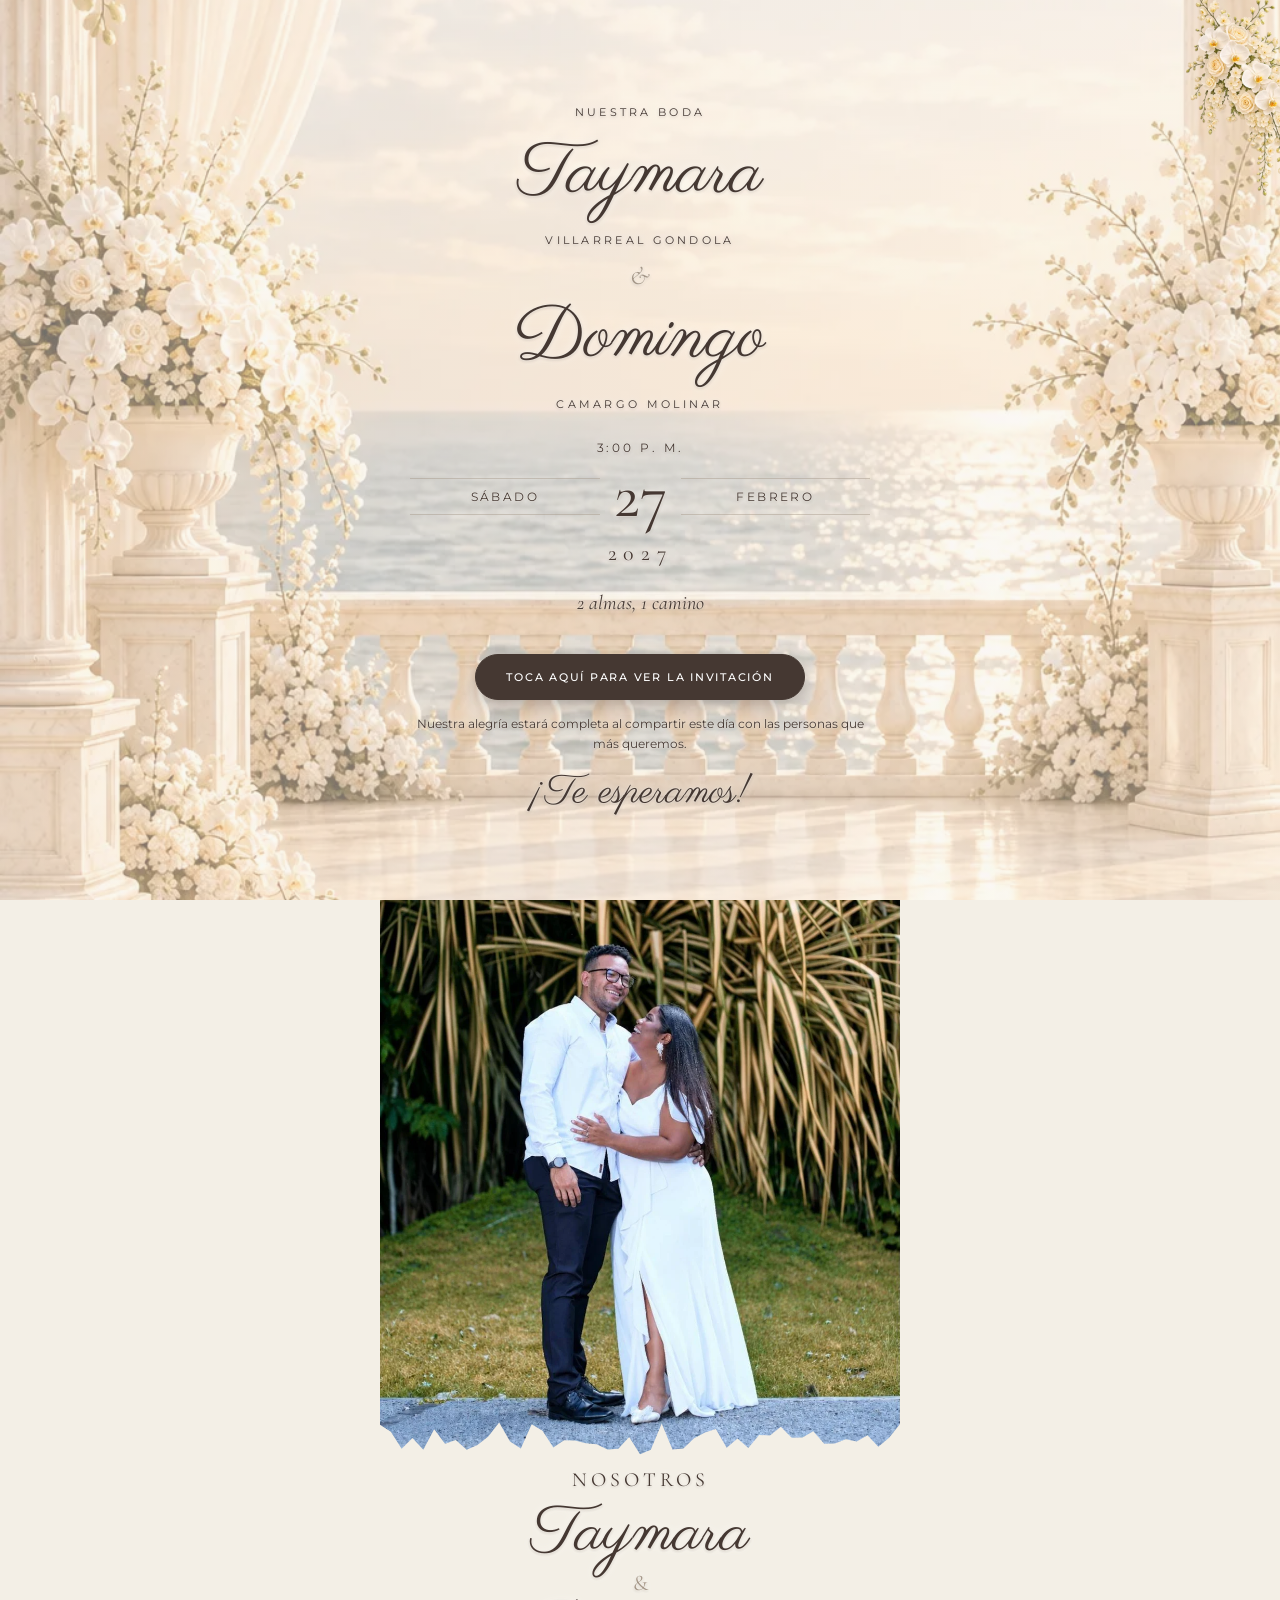
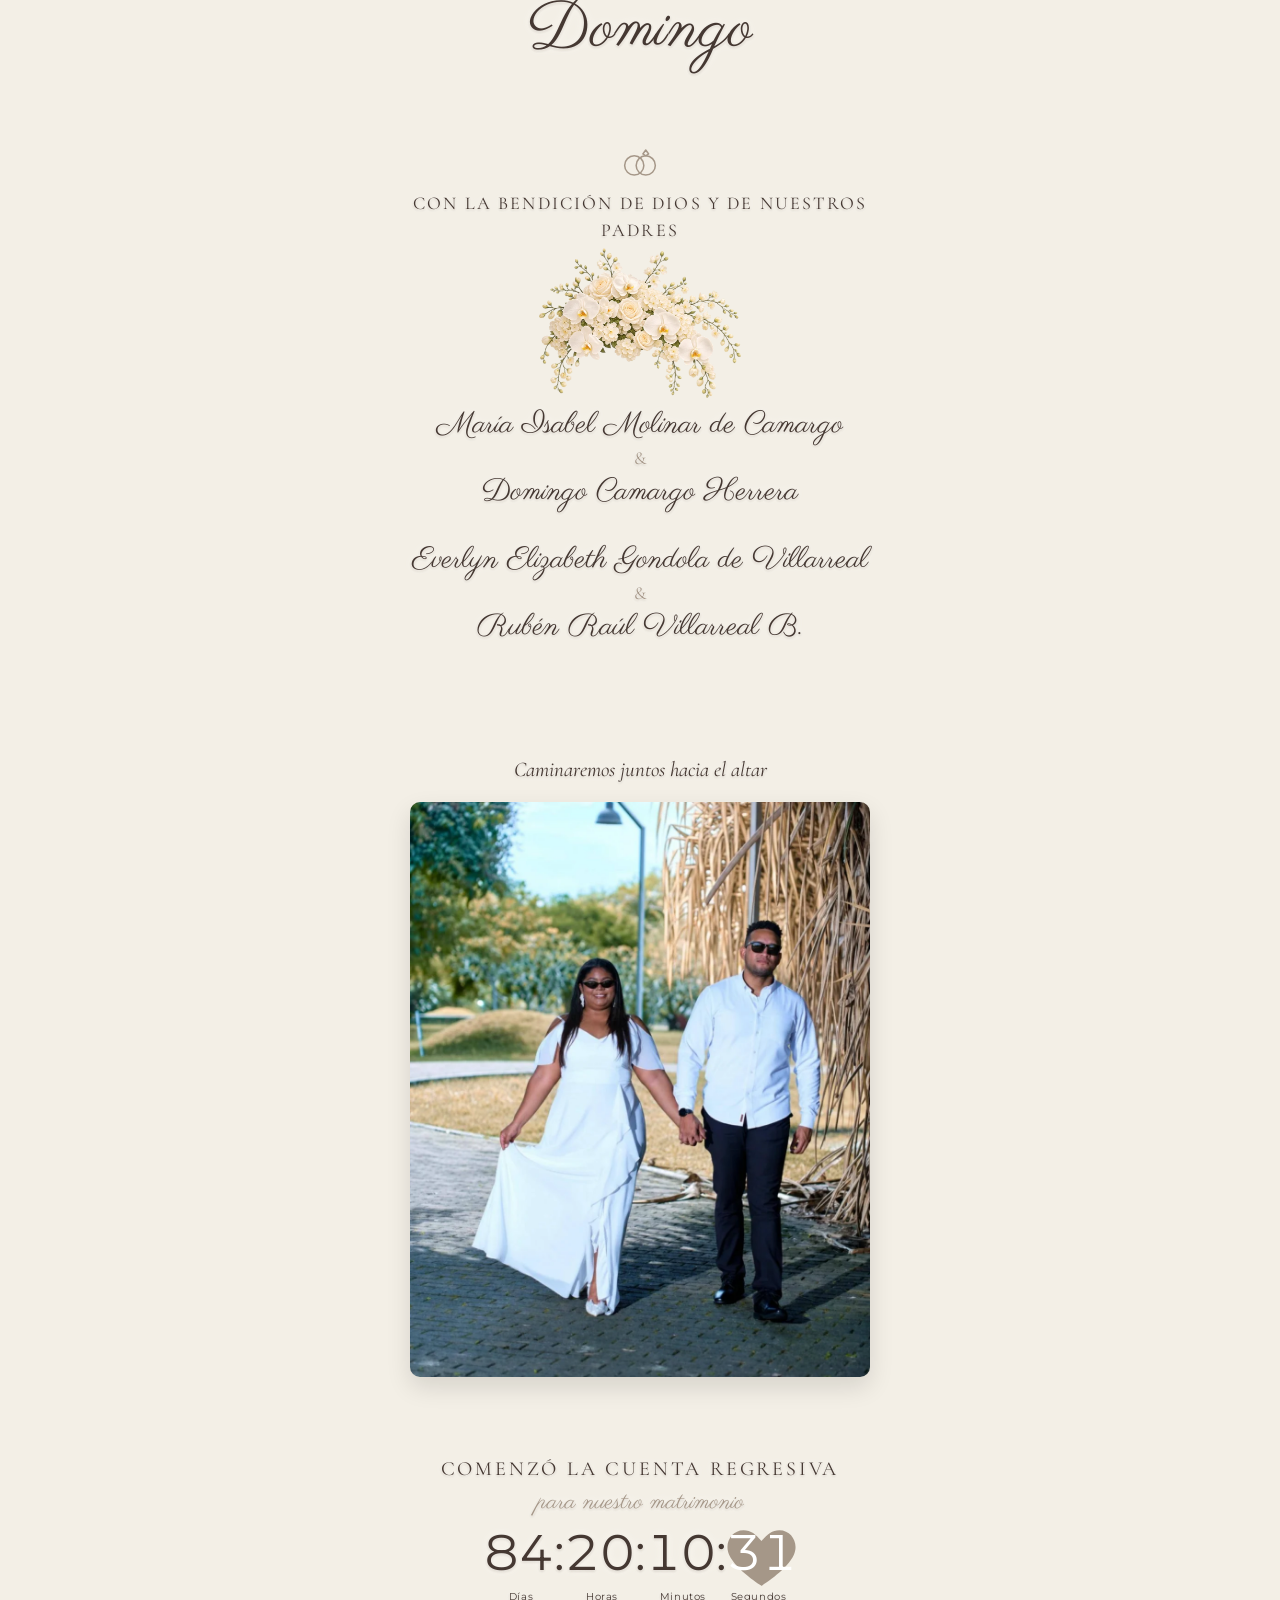
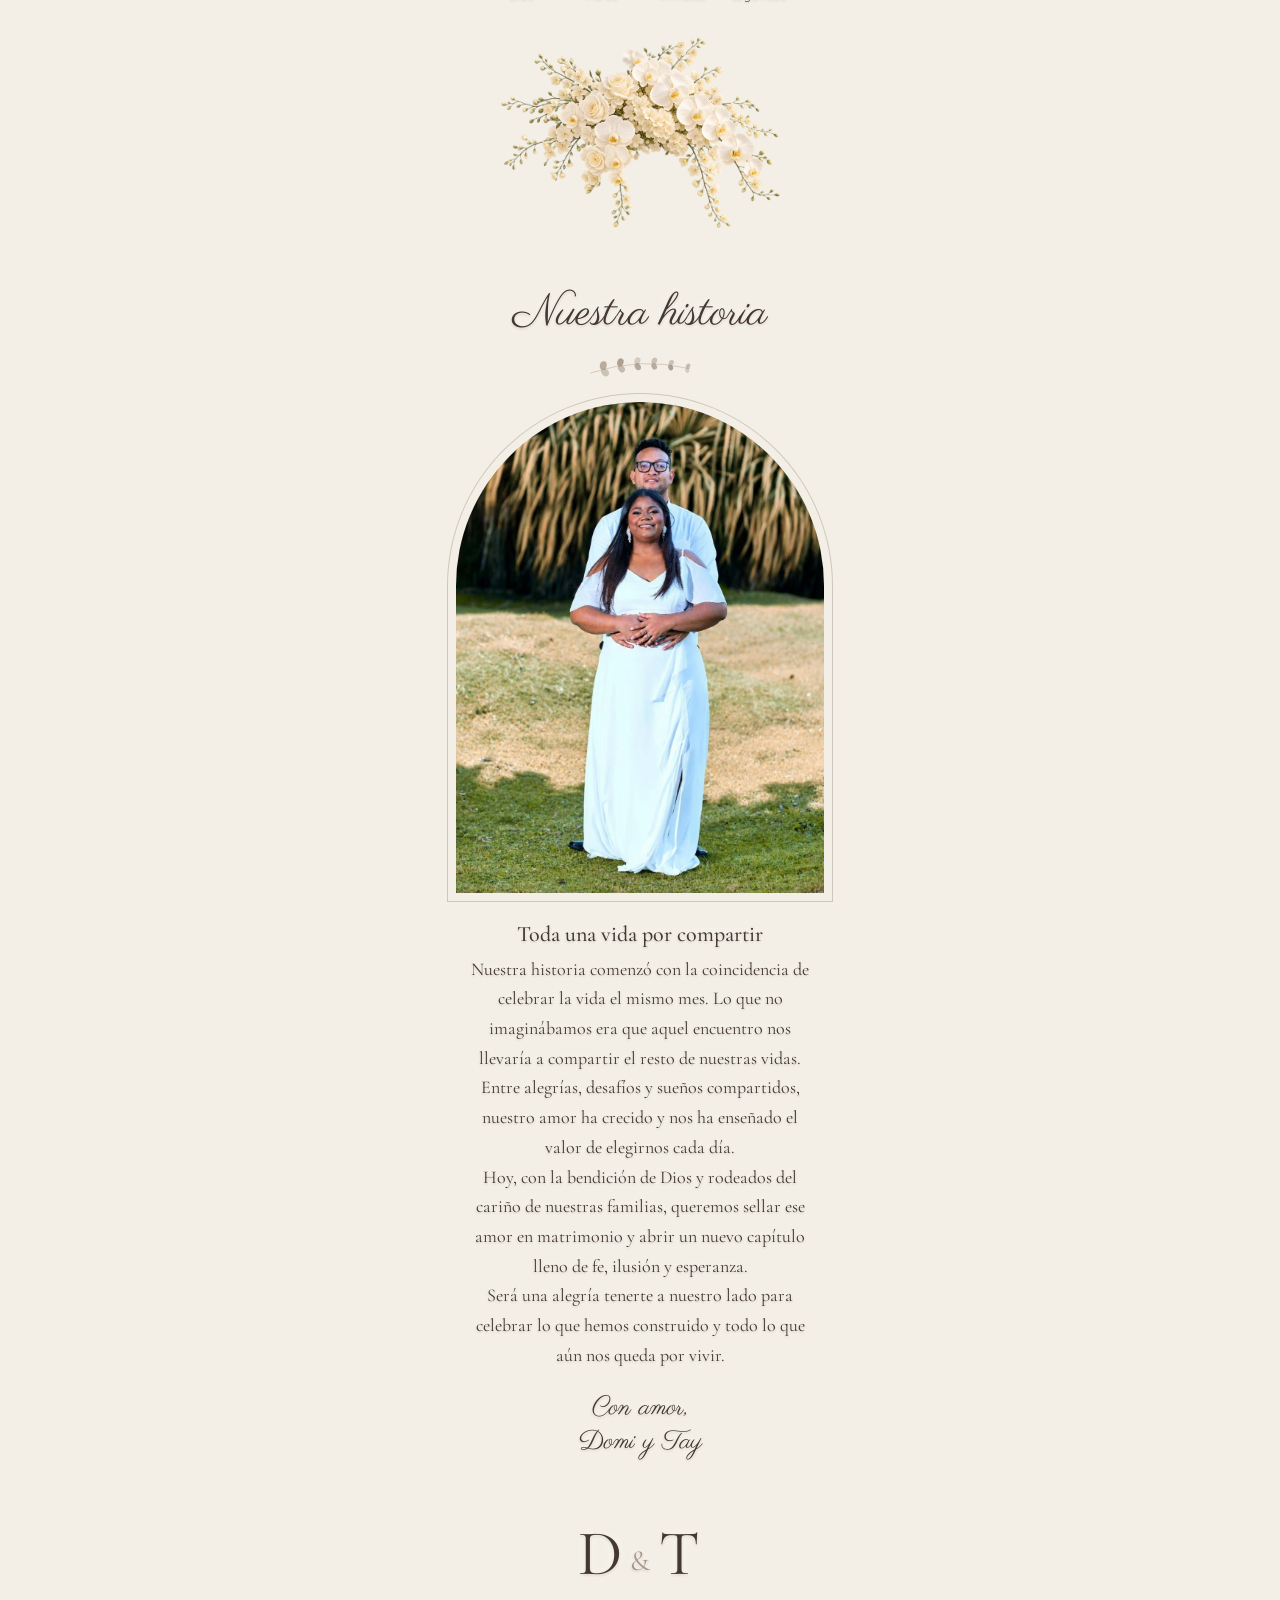
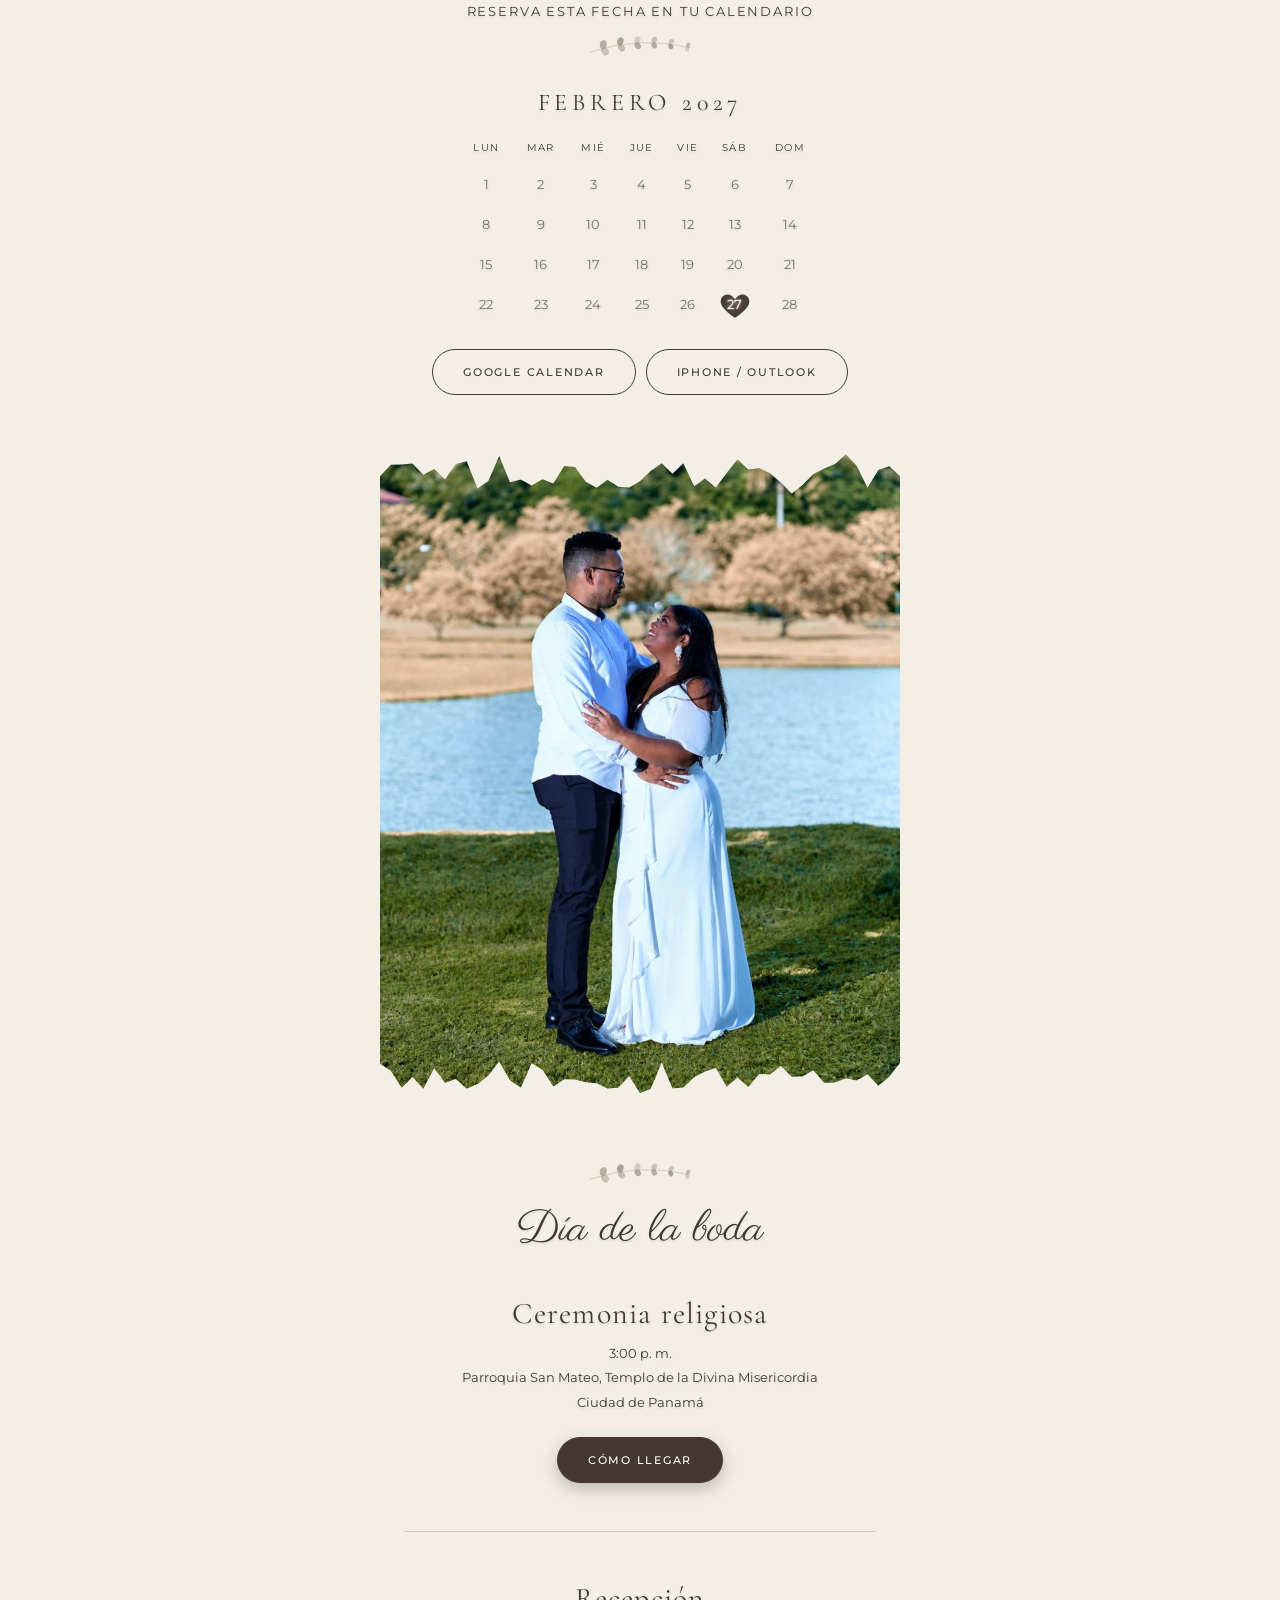
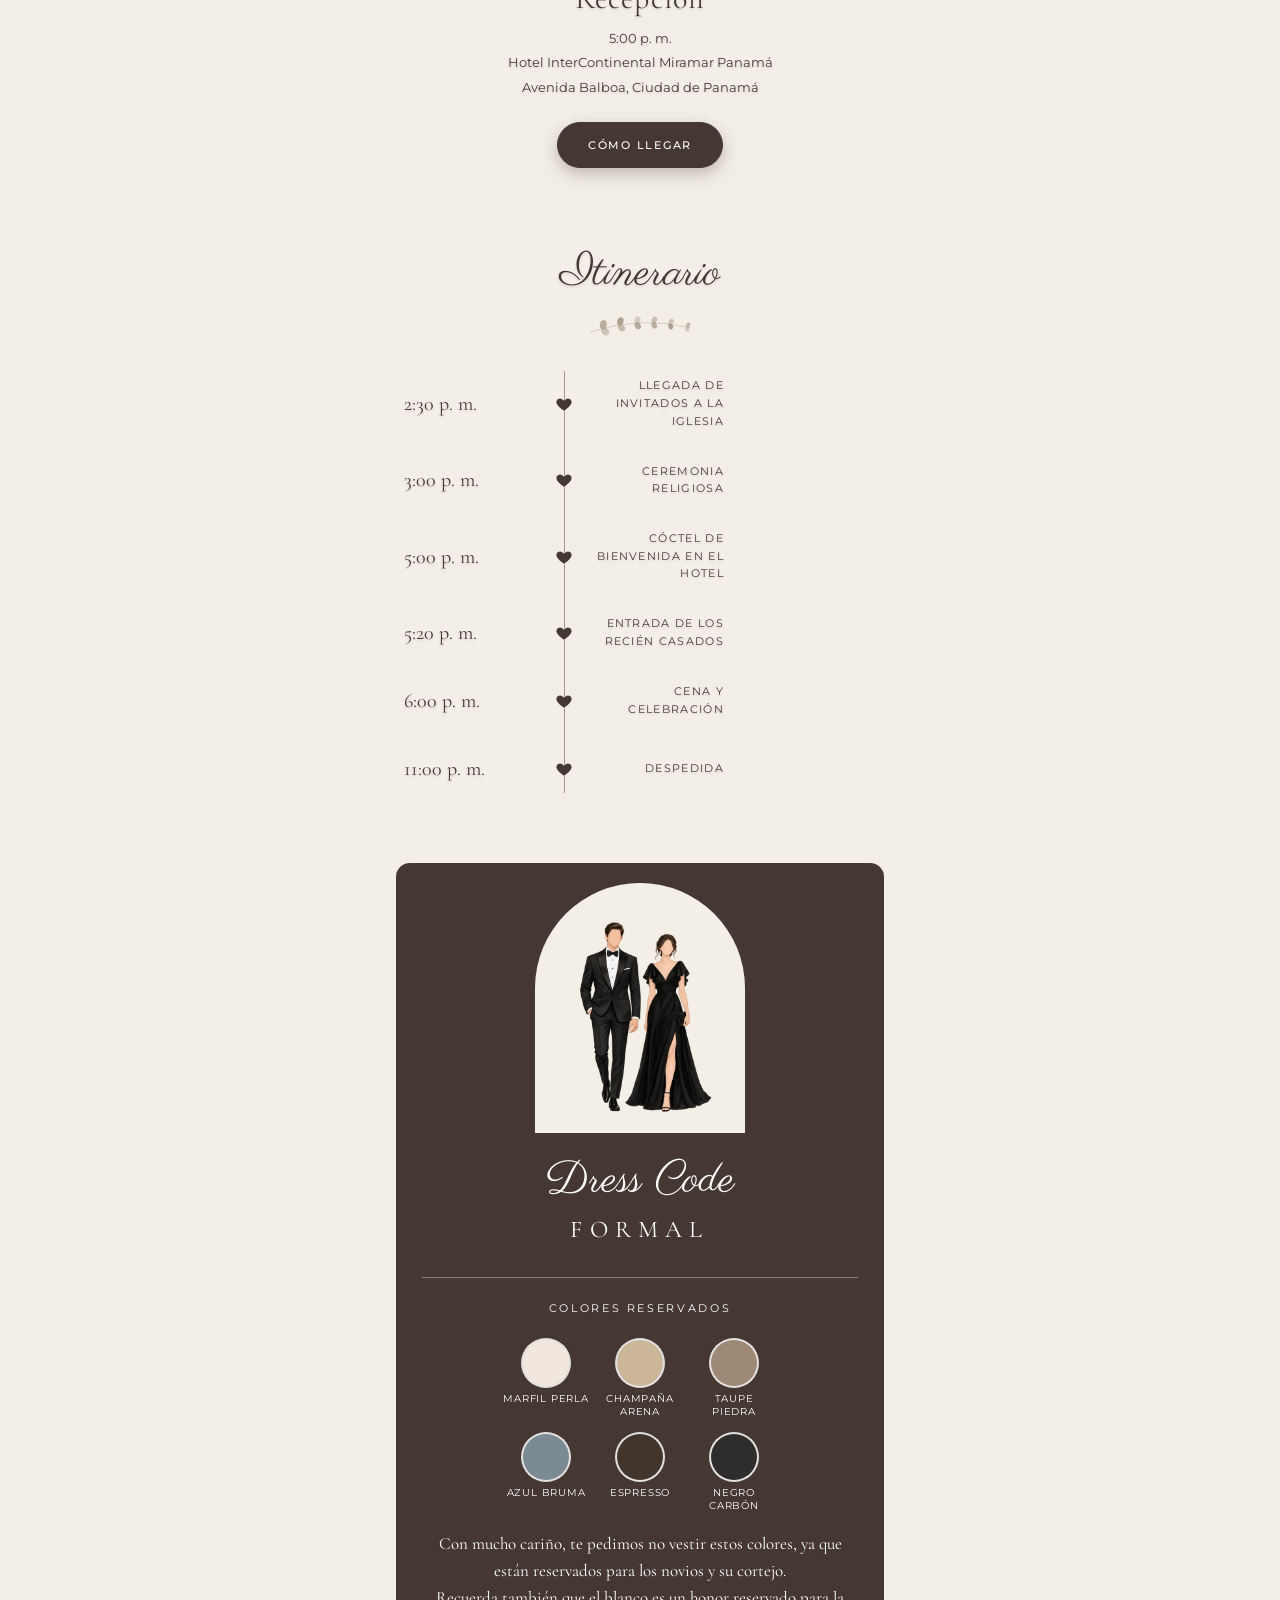
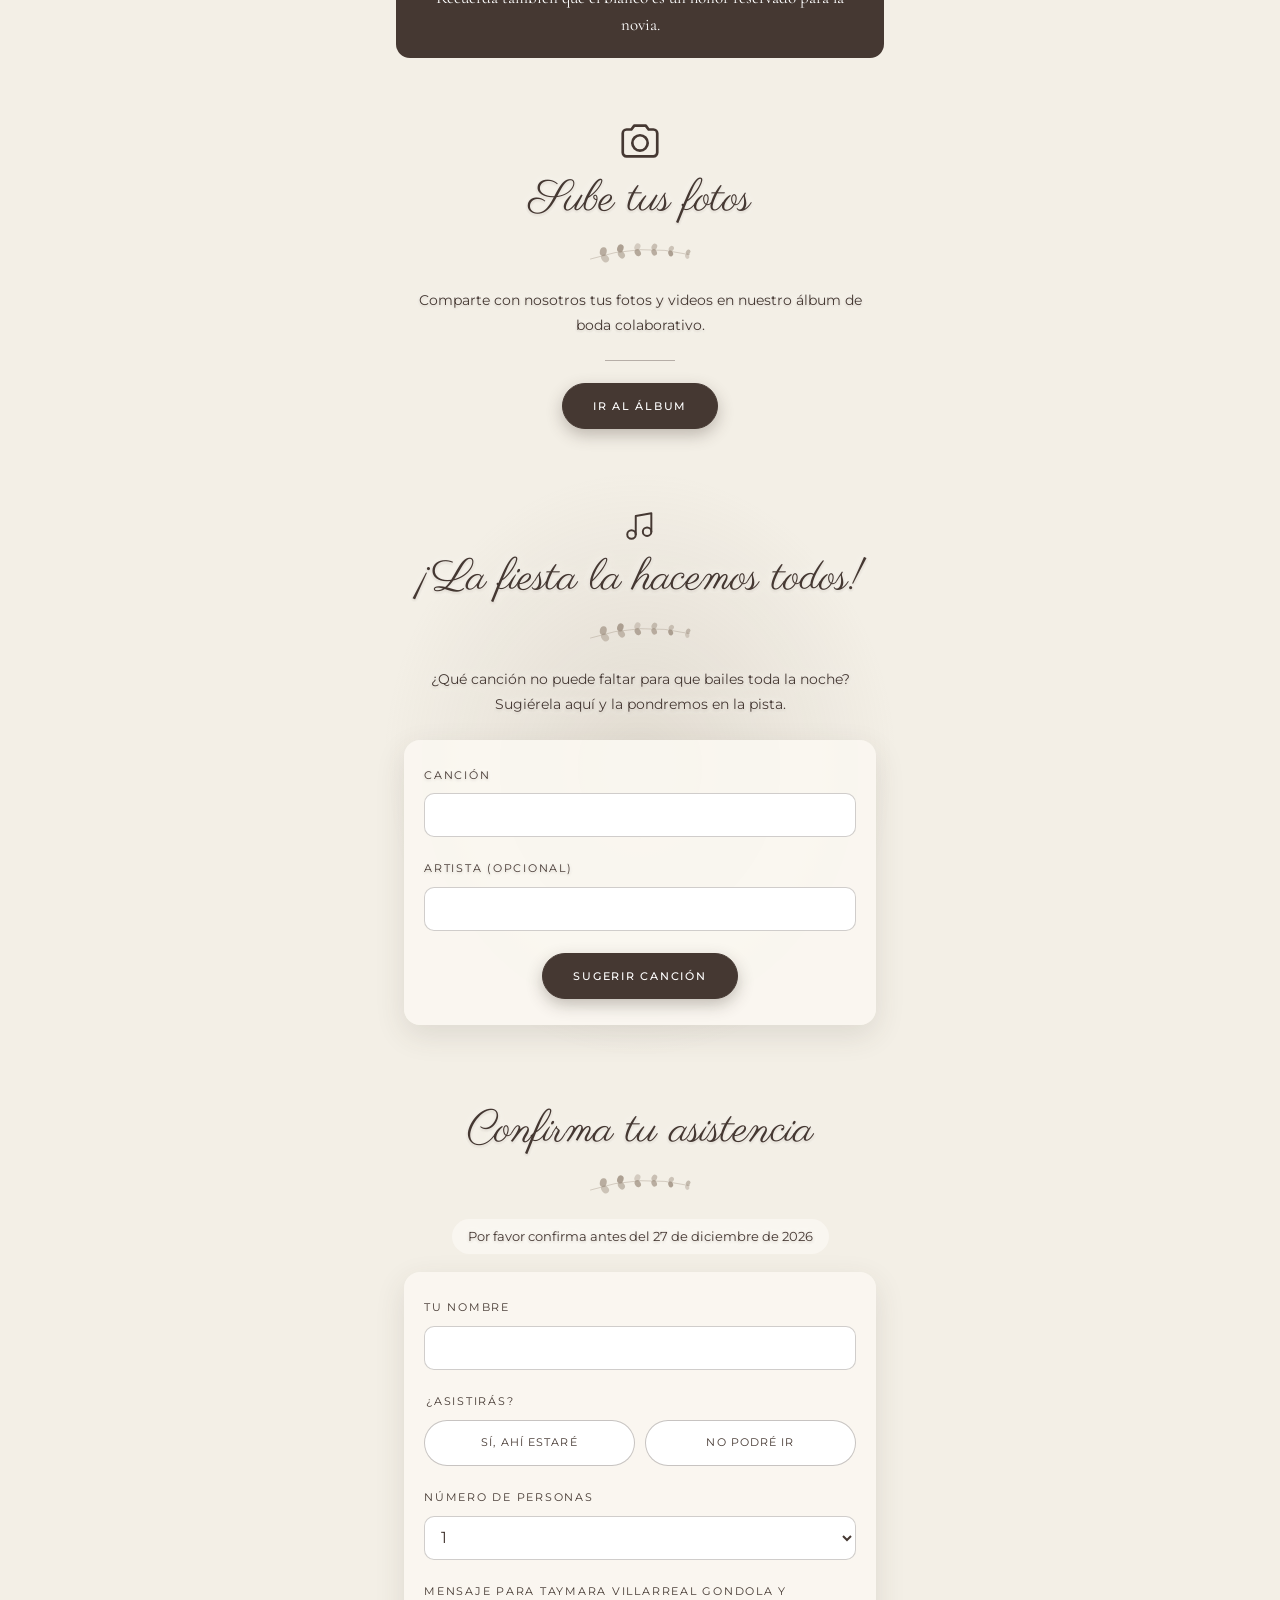
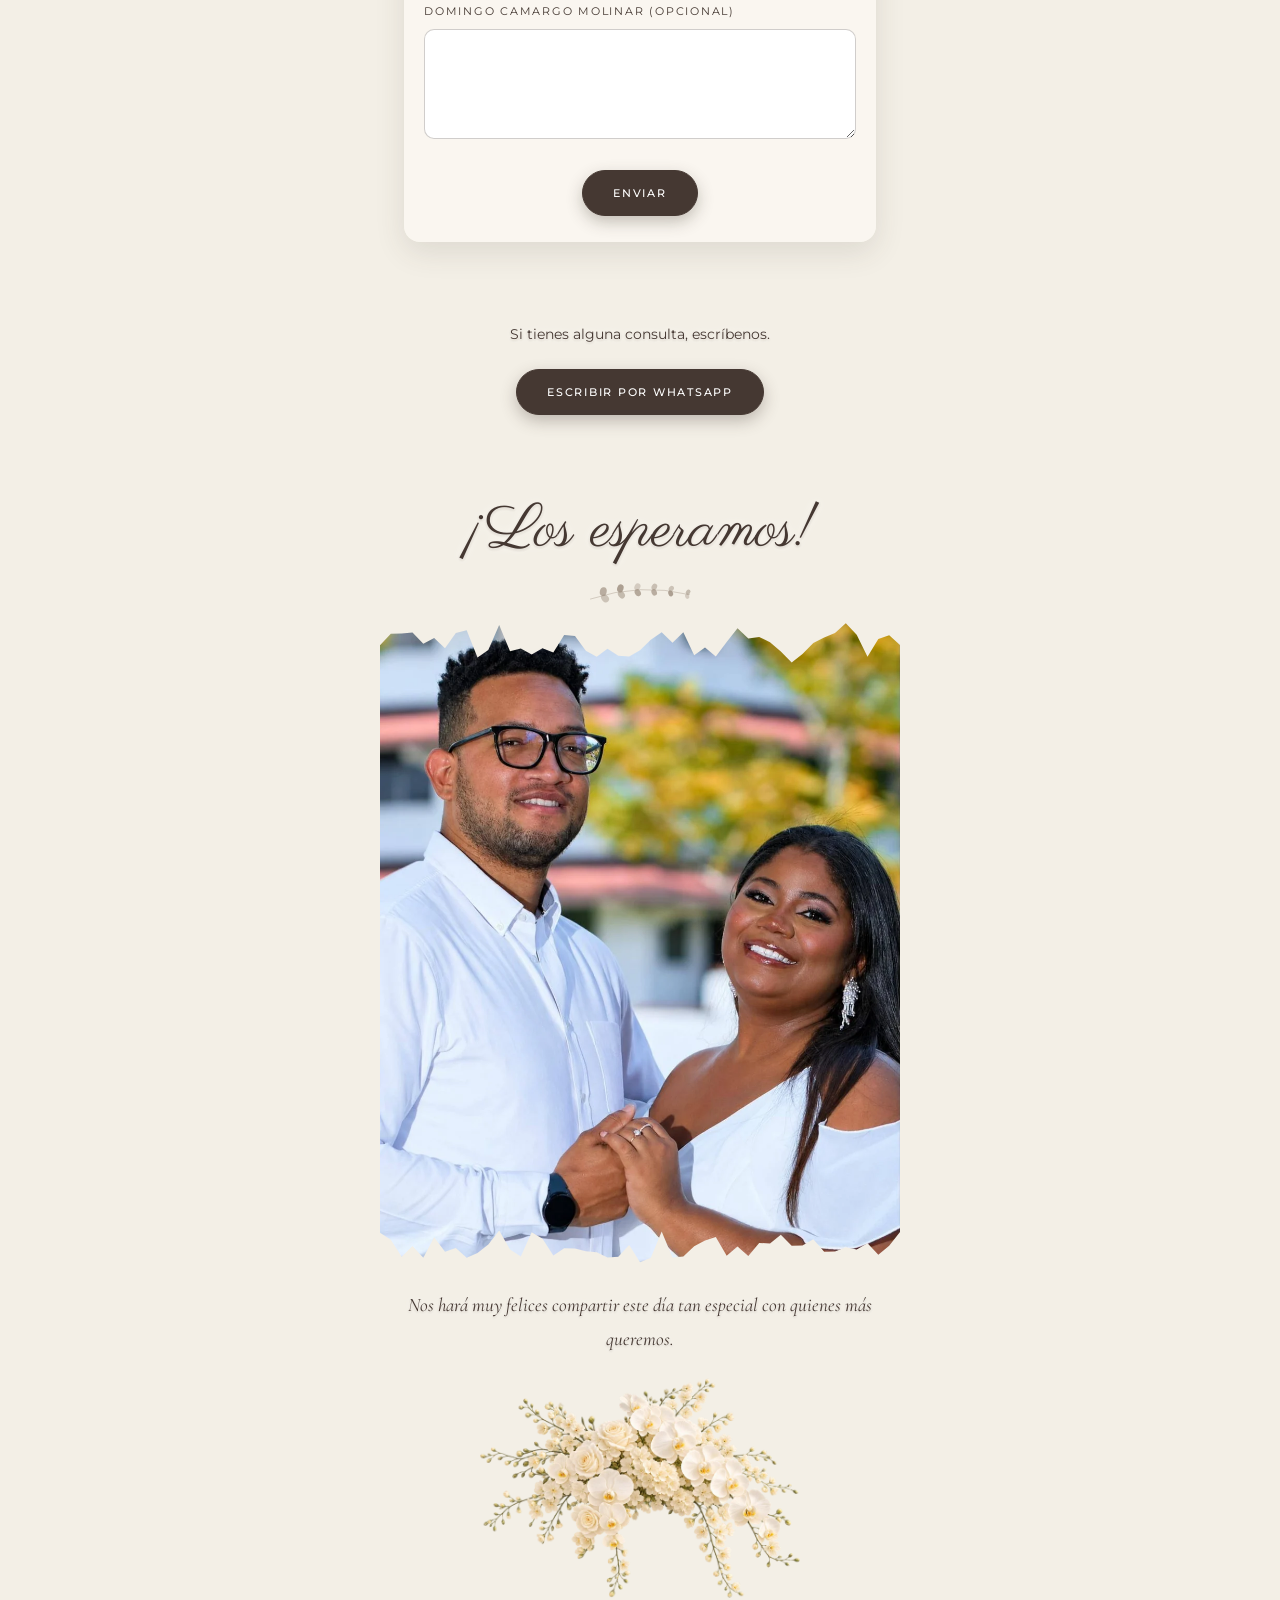
<file: index.html>
<!doctype html>
<html lang="es" translate="no">
<head>
<meta charset="utf-8">
<meta name="viewport" content="width=device-width,initial-scale=1,viewport-fit=cover">
<title>Taymara &amp; Domingo · Nuestra boda</title>
<meta name="description" content="2 almas, 1 camino · Sábado 27 de febrero de 2027, 3:00 p. m. · Ciudad de Panamá">
<meta property="og:type" content="website">
<meta property="og:site_name" content="Taymara &amp; Domingo · Nuestra boda">
<meta property="og:url" content="https://jadeinkinvitacionesdigitales-source.github.io/boda-taymara-domingo/">
<meta property="og:title" content="Taymara &amp; Domingo · Nuestra boda">
<meta property="og:description" content="2 almas, 1 camino · Sábado 27 de febrero de 2027, 3:00 p. m. · Ciudad de Panamá">
<meta property="og:image" content="https://jadeinkinvitacionesdigitales-source.github.io/boda-taymara-domingo/img/vista-previa.jpg">
<meta property="og:image:secure_url" content="https://jadeinkinvitacionesdigitales-source.github.io/boda-taymara-domingo/img/vista-previa.jpg">
<meta property="og:image:type" content="image/jpeg">
<meta property="og:image:width" content="1200">
<meta property="og:image:height" content="630">
<meta property="og:image:alt" content="Taymara &amp; Domingo · Nuestra boda">
<meta property="og:locale" content="es_PA">
<meta name="twitter:card" content="summary_large_image">
<meta name="twitter:title" content="Taymara &amp; Domingo · Nuestra boda">
<meta name="twitter:description" content="2 almas, 1 camino · Sábado 27 de febrero de 2027, 3:00 p. m. · Ciudad de Panamá">
<meta name="twitter:image" content="https://jadeinkinvitacionesdigitales-source.github.io/boda-taymara-domingo/img/vista-previa.jpg">
<link rel="canonical" href="https://jadeinkinvitacionesdigitales-source.github.io/boda-taymara-domingo/">
<style>body{margin:0}img{max-width:100%}[hidden]{display:none!important}</style>
<meta name="google" content="notranslate">
<link rel="preconnect" href="https://fonts.googleapis.com">
<link rel="preconnect" href="https://fonts.gstatic.com" crossorigin>
<link rel="stylesheet" href="css/invitacion.css">
<style>
  /* Invitación de un solo estilo (claro), con su fondo marfil propio */
  :root { --fondo: #f3efe6; color-scheme: light; }
  body { background: var(--fondo); }
</style>
</head>
<body>
<div id="estado" class="estado" role="status">
  <p class="estado-titulo">Cargando tu invitación…</p>
</div>
<div id="invitacion" hidden></div>
<script>document.body.classList.add('invitacion'); document.documentElement.setAttribute('translate', 'no');</script>
<script type="module" src="js/motor.js"></script>

</body>
</html>
</file>
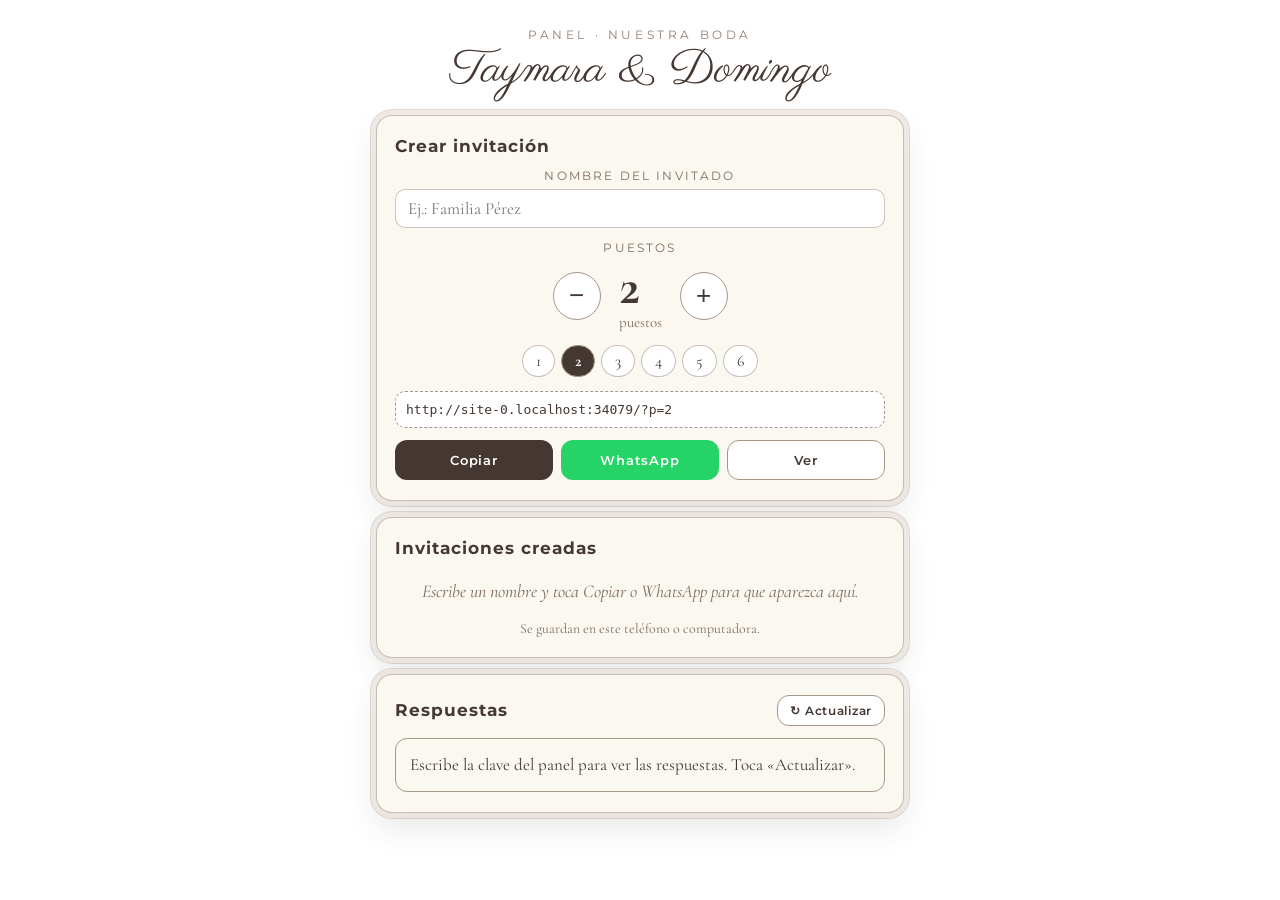
<file: panel.html>
<!DOCTYPE html>
<html lang="es">
<head>
<meta charset="utf-8">
<meta name="viewport" content="width=device-width, initial-scale=1">
<title>Panel · Boda Taymara &amp; Domingo</title>
<meta name="robots" content="noindex, nofollow">
<link rel="preconnect" href="https://fonts.googleapis.com">
<link rel="preconnect" href="https://fonts.gstatic.com" crossorigin>
<link href="https://fonts.googleapis.com/css2?family=Parisienne&family=Montserrat:wght@400;500;600&family=Cormorant+Garamond:ital,wght@0,500;0,600;0,700;1,500&display=swap" rel="stylesheet">
<style>
:root{--navy:#453832;--noche:#453832;--oro:#a59788;--oro-c:#7d6c5c;--rojo:#a6504a;--crema:#fbf8f2;--tinta:#453832;--verde:#55664c}
*{box-sizing:border-box;margin:0;padding:0}
body{font-family:"Cormorant Garamond",Georgia,serif;font-size:18px;color:var(--tinta);min-height:100vh;
  background:#f3efe6 linear-gradient(rgba(243,239,230,.78),rgba(243,239,230,.88)),url(media/fondo-terraza-mar.webp) center/cover fixed}
.app{max-width:560px;margin:0 auto;padding:22px 16px 60px}
header{text-align:center;color:var(--oro-c);margin-bottom:18px}
header small{font-family:Montserrat;letter-spacing:.3em;font-size:12px;opacity:.85}
header img{width:64px;display:block;margin:0 auto 2px}
header h1{font-family:"Parisienne",cursive;font-weight:400;font-size:46px;color:#453832;margin-top:2px;line-height:1.1}
.card{background:var(--crema);border-radius:16px;padding:20px 18px;margin-bottom:16px;box-shadow:0 0 0 5px rgba(255,250,250,.5),0 0 0 6px rgba(165,151,136,.35),0 14px 30px rgba(69,56,50,.12);border:1px solid rgba(165,151,136,.6)}
.card h2{font-family:Montserrat;color:var(--navy);font-size:17px;letter-spacing:.06em;margin-bottom:12px;display:flex;align-items:center;justify-content:space-between;gap:8px}
.puestos{display:flex;align-items:center;justify-content:center;gap:18px;margin:6px 0 14px}
.puestos button{width:48px;height:48px;border-radius:50%;border:1px solid var(--oro);background:#fff;font-size:26px;color:var(--navy);cursor:pointer}
.puestos b{font-family:"Cormorant Garamond";font-size:52px;color:var(--navy);min-width:70px;text-align:center;line-height:1}
.puestos span{display:block;text-align:center;font-size:15px;color:#7d6c5c}
.rapidos{display:flex;flex-wrap:wrap;gap:6px;justify-content:center;margin-bottom:14px}
.rapidos button{border:1px solid rgba(165,151,136,.6);background:#fff;border-radius:20px;padding:5px 13px;font:inherit;font-size:16px;cursor:pointer;color:var(--tinta)}
.rapidos button.on{background:#453832;color:#fff;border-color:var(--oro);font-weight:700}
.enlace{font-family:ui-monospace,Consolas,monospace;font-size:13px;background:#fff;border:1px dashed var(--oro);border-radius:10px;padding:10px;word-break:break-all;margin-bottom:12px;color:#453832}
.acciones{display:grid;grid-template-columns:1fr 1fr 1fr;gap:8px}
.btn{display:inline-flex;align-items:center;justify-content:center;gap:6px;font-family:Montserrat;font-weight:600;font-size:13px;letter-spacing:.06em;
  padding:11px 8px;border-radius:12px;border:0;cursor:pointer;text-decoration:none;color:#fff;background:#453832}
.btn.wa{background:#25d366;color:#fff}
.btn.sec{background:#fff;border:1px solid var(--oro);color:var(--tinta)}
.btn.mini{padding:7px 12px;font-size:12px}
.resumen{display:grid;grid-template-columns:repeat(4,1fr);gap:8px;text-align:center}
.resumen div{background:#fff;border-radius:12px;padding:10px 4px;border:1px solid rgba(165,151,136,.35)}
.resumen b{display:block;font-family:Montserrat;font-size:26px;color:var(--navy);line-height:1.1}
.resumen .si b{color:var(--verde)}.resumen .no b{color:var(--rojo)}
.resumen small{font-size:13px;color:#7d6c5c;line-height:1.1;display:block}
.pestanas{display:flex;gap:6px;margin-bottom:10px}
.pestanas button{flex:1;border:1px solid rgba(165,151,136,.6);background:#fff;border-radius:10px;padding:8px;font:inherit;font-size:16px;font-weight:600;cursor:pointer;color:var(--tinta)}
.pestanas button.on{background:#453832;color:#fff;border-color:var(--oro)}
.lista{display:flex;flex-direction:column;gap:8px}
.item{background:#fff;border-radius:12px;padding:10px 12px;border-left:4px solid var(--verde);display:flex;justify-content:space-between;gap:10px}
.item.no{border-left-color:var(--rojo)}
.item.cancion{border-left-color:var(--oro)}
.item .der{display:flex;flex-direction:column;align-items:flex-end;justify-content:space-between;gap:6px}
.borrar{border:1px solid rgba(166,80,74,.45);background:#fff;color:#a6504a;border-radius:8px;padding:3px 9px;font:inherit;font-size:14px;cursor:pointer;white-space:nowrap}
.borrar:disabled{opacity:.5}
.item .nom{font-weight:700;font-size:19px;line-height:1.2}
.item .det{font-size:15px;color:#7d6c5c}
.item .msg{font-size:16px;font-style:italic;color:#453832;margin-top:3px}
.item .num{font-family:Montserrat;font-weight:700;font-size:22px;color:var(--verde);white-space:nowrap;text-align:right}
.item.no .num{color:var(--rojo);font-size:14px}
.lbl{display:block;font-family:Montserrat;font-size:12px;letter-spacing:.18em;color:var(--oro-c);margin:2px 0 6px;text-align:center}
.enviadas .item{border-left-color:var(--oro)}
.enviadas .item.ok{border-left-color:var(--verde)}
.enviadas .item.no{border-left-color:var(--rojo)}
.estadoInv{font-size:14px;font-weight:700;white-space:nowrap}
.vacio{text-align:center;color:#7d6c5c;font-style:italic;padding:10px}
.buscar{width:100%;font:inherit;font-size:17px;padding:8px 12px;border:1px solid rgba(165,151,136,.55);border-radius:10px;margin-bottom:10px;background:#fff}
.aviso{background:#fbf8f2;border:1px solid var(--oro);border-radius:12px;padding:14px;font-size:17px;line-height:1.45}
.aviso ol{margin:8px 0 0 20px}
.estado{font-size:14px;color:#7d6c5c;text-align:center;margin-top:8px}
.toast{position:fixed;left:50%;bottom:24px;transform:translateX(-50%) translateY(80px);background:var(--navy);color:#fbf8f2;padding:10px 18px;border-radius:24px;font-family:Montserrat;font-size:13px;transition:.3s;opacity:0}
.toast.ver{transform:translateX(-50%);opacity:1}
</style>
</head>
<body>
<div class="app">
  <header>
    <small>PANEL · NUESTRA BODA</small>
    <h1 id="titulo">Taymara &amp; Domingo</h1>
  </header>

  <!-- ENLACES POR PUESTOS -->
  <section class="card">
    <h2>Crear invitación</h2>
    <label class="lbl" for="invNombre">NOMBRE DEL INVITADO</label>
    <input class="buscar" id="invNombre" placeholder="Ej.: Familia Pérez" autocomplete="off">
    <label class="lbl">PUESTOS</label>
    <div class="puestos">
      <button id="menos" aria-label="Menos puestos">−</button>
      <div><b id="num">2</b><span id="lblNum">puestos</span></div>
      <button id="mas" aria-label="Más puestos">+</button>
    </div>
    <div class="rapidos" id="rapidos"></div>
    <div class="enlace" id="enlace"></div>
    <div class="acciones">
      <button class="btn" id="copiar">Copiar</button>
      <a class="btn wa" id="compartir" target="_blank" rel="noopener">WhatsApp</a>
      <a class="btn sec" id="ver" target="_blank" rel="noopener">Ver</a>
    </div>
  </section>

  <!-- INVITACIONES ENVIADAS -->
  <section class="card enviadas">
    <h2>Invitaciones creadas <span class="det" id="cuentaEnv" style="font-family:'Cormorant Garamond';font-size:15px;letter-spacing:0"></span></h2>
    <div class="lista" id="listaEnv"></div>
    <p class="estado">Se guardan en este teléfono o computadora.</p>
  </section>

  <!-- RESUMEN -->
  <section class="card">
    <h2>Respuestas <button class="btn mini sec" id="actualizar">↻ Actualizar</button></h2>
    <div id="sinConexion" class="aviso" hidden></div>
    <div id="conDatos" hidden>
      <div class="resumen">
        <div class="si"><b id="rPersonas">0</b><small>personas confirmadas</small></div>
        <div class="si"><b id="rSi">0</b><small>respuestas<br>sí</small></div>
        <div class="no"><b id="rNo">0</b><small>no asistirán</small></div>
        <div><b id="rCanc">0</b><small>canciones</small></div>
      </div>
      <p class="estado" id="estado"></p>
    </div>
  </section>

  <!-- CONFIRMACIONES -->
  <section class="card" id="cardRsvp" hidden>
    <h2>Confirmaciones</h2>
    <div class="pestanas">
      <button class="on" data-f="si">Asistirán</button>
      <button data-f="no">No asistirán</button>
      <button data-f="todos">Todas</button>
    </div>
    <input class="buscar" id="buscar" placeholder="Buscar por nombre…">
    <div class="lista" id="listaRsvp"></div>
  </section>

  <!-- CANCIONES -->
  <section class="card" id="cardCanc" hidden>
    <h2>Canciones sugeridas <button class="btn mini sec" id="copiarCanc">Copiar lista</button></h2>
    <div class="lista" id="listaCanc"></div>
  </section>
</div>
<div class="toast" id="toast"></div>

<script type="module">
import { CONFIG } from "./config.js";
(function(){
  const C = { nombre: "Taymara & Domingo", fechaTexto: "Sábado 27 de febrero de 2027", hora: "3:00 p. m.", scriptUrl: CONFIG.API_URL };
  const q = s => document.querySelector(s);
  const BASE = location.href.replace(/panel\.html.*$/,"").replace(/[?#].*$/,"");
  const SCRIPT = String(C.scriptUrl||"").trim();
  const nombre1 = (C.nombre||"").split(" ")[0];
  const esc = t => String(t==null?"":t).replace(/[&<>"]/g,c=>({"&":"&amp;","<":"&lt;",">":"&gt;",'"':"&quot;"}[c]));
  function toast(t){ const el=q("#toast"); el.textContent=t; el.classList.add("ver"); clearTimeout(el._t); el._t=setTimeout(()=>el.classList.remove("ver"),1800); }
  async function copiar(t){ try{ await navigator.clipboard.writeText(t); }catch(e){ const a=document.createElement("textarea"); a.value=t; document.body.appendChild(a); a.select(); document.execCommand("copy"); a.remove(); } toast("¡Copiado!"); }

  // ---------- enlaces por puestos ----------
  let n = 2;
  const rap = q("#rapidos");
  for(let i=1;i<=6;i++){ const b=document.createElement("button"); b.textContent=i; b.onclick=()=>poner(i); rap.appendChild(b); }
  const nomInv = () => q("#invNombre").value.trim().replace(/\s+/g," ");
  function enlace(){ const nm=nomInv(); return BASE+"?"+(nm?"n="+encodeURIComponent(nm)+"&":"")+"p="+n; }
  function poner(v){
    n=Math.max(1,Math.min(20,v));
    q("#num").textContent=n; q("#lblNum").textContent=n===1?"puesto":"puestos";
    [...rap.children].forEach((b,i)=>b.classList.toggle("on",i+1===n));
    const url=enlace();
    q("#enlace").textContent=url; q("#ver").href=url;
    const nm=nomInv();
    const msg="💍🤍 "+(nm?"¡Hola, "+nm+"! ":"¡Hola! ")+"Con mucho cariño te invitamos a nuestra boda.\n"+C.nombre+"\n"+C.fechaTexto+" · "+C.hora+"\nCiudad de Panamá\nHemos reservado "+n+(n===1?" puesto":" puestos")+" para ti.\nAbre tu invitación y confirma aquí 👇\n"+url;
    q("#compartir").href="https://wa.me/?text="+encodeURIComponent(msg);
  }
  q("#menos").onclick=()=>poner(n-1); q("#mas").onclick=()=>poner(n+1);
  q("#invNombre").oninput=()=>poner(n);
  q("#copiar").onclick=()=>{ guardarEnv(); copiar(enlace()); };
  q("#compartir").addEventListener("click",guardarEnv);
  poner(2);

  // ---------- invitaciones creadas (en este dispositivo) ----------
  const KENV="panelEnviadasTaymaraDomingo";
  const norm = t => String(t||"").normalize("NFD").replace(/[\u0300-\u036f]/g,"").toLowerCase().replace(/\s+/g," ").trim();
  function leerEnv(){ try{ return JSON.parse(localStorage.getItem(KENV))||[]; }catch(e){ return []; } }
  function guardarEnv(){
    const nm=nomInv(); if(!nm) return;
    const L=leerEnv().filter(x=>norm(x.nombre)!==norm(nm));
    L.unshift({nombre:nm,p:n,fecha:new Date().toISOString()});
    localStorage.setItem(KENV,JSON.stringify(L)); pintarEnv();
  }
  function respuestaDe(nm){
    const k=norm(nm);
    return (datos.rsvps||[]).find(r=>norm(r.invitacion)===k) || (datos.rsvps||[]).find(r=>norm(r.nombre)===k);
  }
  function pintarEnv(){
    const L=leerEnv();
    q("#cuentaEnv").textContent=L.length?L.length+" · "+L.reduce((a,x)=>a+(Number(x.p)||0),0)+" puestos":"";
    q("#listaEnv").innerHTML = L.length ? L.map((x,i)=>{
      const r=respuestaDe(x.nombre), ok=r&&r.asiste==="si", no=r&&r.asiste!=="si";
      const est= ok?'<span class="estadoInv" style="color:var(--verde)">✔ Confirmó '+esc(r.personas)+'</span>' : no?'<span class="estadoInv" style="color:var(--rojo)">✖ No asistirá</span>' : '<span class="estadoInv" style="color:#7d6c5c">⏳ Pendiente</span>';
      return '<div class="item'+(ok?" ok":no?" no":"")+'"><div><div class="nom">'+esc(x.nombre)+'</div><div class="det">'+esc(x.p)+(Number(x.p)===1?" puesto":" puestos")+' · '+fecha(x.fecha)+'</div></div><div class="der">'+est+
        '<span><button class="borrar reenviar" data-i="'+i+'">↗ Reenviar</button> <button class="borrar quitarEnv" data-i="'+i+'">✕</button></span></div></div>';
    }).join("") : '<p class="vacio">Escribe un nombre y toca Copiar o WhatsApp para que aparezca aquí.</p>';
  }
  q("#listaEnv").addEventListener("click",e=>{
    const b=e.target.closest("button"); if(!b) return; e.stopPropagation();
    const L=leerEnv(), x=L[+b.dataset.i]; if(!x) return;
    if(b.classList.contains("quitarEnv")){ if(confirm("¿Quitar «"+x.nombre+"» de esta lista? (No borra su respuesta)")){ L.splice(+b.dataset.i,1); localStorage.setItem(KENV,JSON.stringify(L)); pintarEnv(); } return; }
    q("#invNombre").value=x.nombre; poner(Number(x.p)||1); window.scrollTo({top:0,behavior:"smooth"}); toast("Listo para reenviar");
  });

  // ---------- respuestas ----------
  var datos={rsvps:[],canciones:[]}, filtro="si";
  const fecha = iso => { const d=new Date(iso); return isNaN(d)?"":d.toLocaleDateString("es",{day:"numeric",month:"short"})+" "+d.toLocaleTimeString("es",{hour:"numeric",minute:"2-digit"}); };

  function sinConexion(html){ q("#sinConexion").innerHTML=html; q("#sinConexion").hidden=false; q("#conDatos").hidden=true; q("#cardRsvp").hidden=true; q("#cardCanc").hidden=true; }

  async function cargar(){
    if(!SCRIPT){
      sinConexion('<b>Las respuestas aún no están conectadas.</b> Mientras tanto, las confirmaciones y canciones llegan por WhatsApp.<ol>'+
        '<li>Crea una hoja en <b>sheets.google.com</b> → Extensiones → Apps Script.</li>'+
        '<li>Pega el archivo <b>Code.gs</b> y cambia <b>CLAVE_PANEL</b> por una clave tuya.</li>'+
        '<li>Implementar → Nueva implementación → Aplicación web · Ejecutar como: Yo · Acceso: Cualquier persona.</li>'+
        '<li>Envía la URL que termina en <b>/exec</b> para conectarla.</li></ol>');
      return;
    }
    let clave = localStorage.getItem("panelClaveTaymaraDomingo");
    if(!clave){ clave = prompt("Escribe la clave del panel:"); if(!clave) return sinConexion("Escribe la clave del panel para ver las respuestas. Toca «Actualizar»."); localStorage.setItem("panelClaveTaymaraDomingo",clave); }
    q("#estado").textContent="Cargando…"; q("#conDatos").hidden=false; q("#sinConexion").hidden=true;
    try{
      const u=new URL(SCRIPT); u.searchParams.set("action","list"); u.searchParams.set("key",clave); u.searchParams.set("t",Date.now());
      const j=await (await fetch(u.href)).json();
      if(!j.ok){ if(j.error==="clave"){ localStorage.removeItem("panelClaveTaymaraDomingo"); return sinConexion("La clave no es correcta. Toca «Actualizar» para escribirla de nuevo."); } throw new Error(j.error); }
      datos={rsvps:j.rsvps||[],canciones:j.canciones||[]};
      pintar(); q("#estado").textContent="Actualizado "+new Date().toLocaleTimeString("es",{hour:"numeric",minute:"2-digit"});
    }catch(e){ sinConexion("No se pudieron cargar las respuestas. Revisa tu conexión y toca «Actualizar»."); }
  }

  function pintar(){
    const R=datos.rsvps, si=R.filter(r=>r.asiste==="si"), no=R.filter(r=>r.asiste!=="si");
    q("#rPersonas").textContent=si.reduce((a,r)=>a+(Number(r.personas)||0),0);
    q("#rSi").textContent=si.length; q("#rNo").textContent=no.length; q("#rCanc").textContent=datos.canciones.length;
    q("#cardRsvp").hidden=false; q("#cardCanc").hidden=false; pintarEnv();
    const b=q("#buscar").value.trim().toLowerCase();
    const lista=(filtro==="si"?si:filtro==="no"?no:R).filter(r=>!b||String(r.nombre).toLowerCase().includes(b))
      .sort((x,y)=>String(y.fecha).localeCompare(String(x.fecha)));
    q("#listaRsvp").innerHTML = lista.length ? lista.map(r=>{
      const ok=r.asiste==="si";
      return '<div class="item'+(ok?"":" no")+'"><div><div class="nom">'+esc(r.nombre)+'</div><div class="det">'+fecha(r.fecha)+(r.puestos?' · enlace de '+esc(r.puestos)+' puestos':'')+'</div>'+
        (r.mensaje?'<div class="msg">“'+esc(r.mensaje)+'”</div>':'')+'</div><div class="der"><div class="num">'+(ok?esc(r.personas)+'<div class="det">'+(Number(r.personas)===1?'persona':'personas')+'</div>':'No asistirá')+'</div>'+btnBorrar("rsvp",r.fecha,r.nombre)+'</div></div>';
    }).join("") : '<p class="vacio">Todavía no hay respuestas aquí.</p>';
    const Cn=[...datos.canciones].sort((x,y)=>String(y.fecha).localeCompare(String(x.fecha)));
    q("#listaCanc").innerHTML = Cn.length ? Cn.map(c=>'<div class="item cancion"><div><div class="nom">'+esc(c.cancion)+'</div><div class="det">'+(c.artista?esc(c.artista)+' · ':'')+(c.nombre?'sugerida por '+esc(c.nombre):'')+'</div></div><div class="der">'+btnBorrar("cancion",c.fecha,c.cancion)+'</div></div>').join("") : '<p class="vacio">Todavía no hay canciones sugeridas.</p>';
  }
  function btnBorrar(tipo,f,texto){ return '<button class="borrar" data-tipo="'+tipo+'" data-fecha="'+esc(f)+'" data-texto="'+esc(texto)+'">🗑 Borrar</button>'; }
  document.addEventListener("click",async e=>{
    const b=e.target.closest(".borrar"); if(!b||b.closest("#listaEnv")) return;
    const d=b.dataset;
    if(!confirm((d.tipo==="cancion"?"¿Borrar la canción «":"¿Borrar la respuesta de «")+d.texto+"»?\nSe borra también de la hoja de Google y no se puede deshacer.")) return;
    b.disabled=true; b.textContent="Borrando…";
    try{
      const r=await fetch(SCRIPT,{method:"POST",headers:{"Content-Type":"text/plain;charset=utf-8"},
        body:JSON.stringify({action:"borrar",key:localStorage.getItem("panelClaveTaymaraDomingo")||"",tipo:d.tipo,fecha:d.fecha,texto:d.texto})});
      const j=await r.json();
      if(j.ok){ toast("Borrado"); cargar(); }
      else{ toast(j.error==="accion"?"Falta actualizar el Apps Script":j.error==="no-encontrado"?"Ya no estaba en la hoja":"No se pudo borrar"); b.disabled=false; b.textContent="🗑 Borrar"; if(j.error==="no-encontrado") cargar(); }
    }catch(err){ toast("No se pudo borrar"); b.disabled=false; b.textContent="🗑 Borrar"; }
  });
  document.querySelectorAll(".pestanas button").forEach(b=>b.onclick=()=>{ filtro=b.dataset.f; document.querySelectorAll(".pestanas button").forEach(x=>x.classList.toggle("on",x===b)); pintar(); });
  q("#buscar").oninput=pintar;
  q("#actualizar").onclick=cargar;
  q("#copiarCanc").onclick=()=>copiar(datos.canciones.map((c,i)=>(i+1)+". "+c.cancion+(c.artista?" – "+c.artista:"")).join("\n"));
  pintarEnv();
  cargar();
})();
</script>
</body>
</html>
</file>
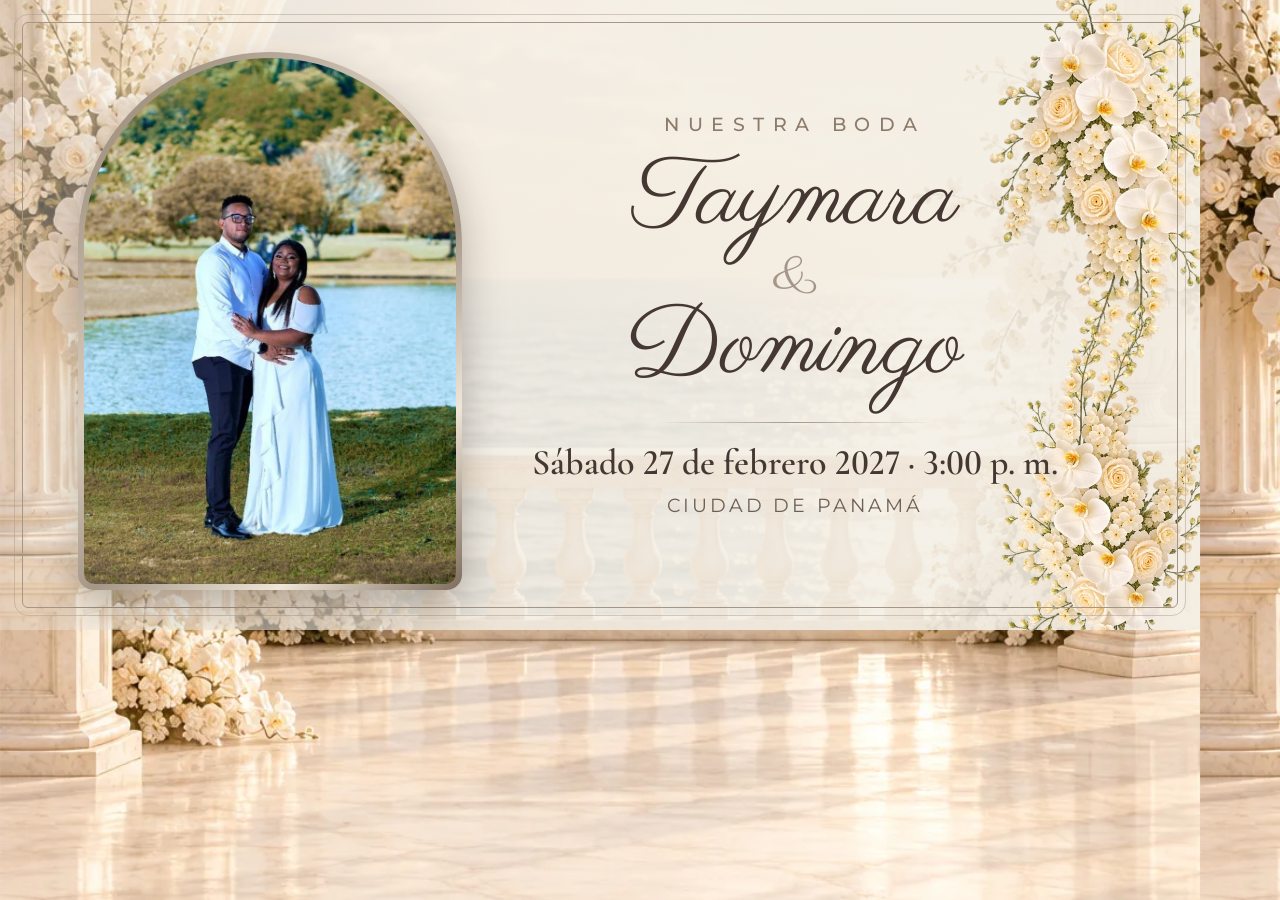
<file: vista-previa/tarjeta.html>
<!DOCTYPE html>
<html lang="es"><head><meta charset="utf-8">
<link rel="stylesheet" href="https://fonts.googleapis.com/css2?family=Parisienne&family=Cormorant+Garamond:ital,wght@0,400;0,500;0,600;1,400&family=Montserrat:wght@400;500&display=swap">
<style>
html,body{margin:0;width:1200px;height:630px;overflow:hidden}
body{background:#f3efe6 url(../media/fondo-terraza-mar.webp) center/cover;font-family:Montserrat,sans-serif;color:#453832;position:relative}
body::before{content:"";position:absolute;inset:0;background:linear-gradient(90deg,rgba(243,239,230,.35) 0%,rgba(243,239,230,.82) 42%,rgba(243,239,230,.9) 100%)}
.marco{position:absolute;inset:22px;border:1.5px solid #a59788;outline:1px solid rgba(165,151,136,.45);outline-offset:7px;border-radius:6px}
.flor{position:absolute;pointer-events:none}
.flor.a{right:-30px;top:-40px;width:250px;transform:rotate(18deg)}
.flor.b{right:-20px;bottom:-60px;width:220px;transform:rotate(200deg)}
.foto{position:absolute;left:78px;top:52px;width:372px;height:526px;padding:6px;border-radius:200px 200px 16px 16px;background:linear-gradient(135deg,#8c7b6b,#d9cdbd 40%,#a59788 60%,#efe6d8 80%,#7d6c5c);box-shadow:0 18px 40px rgba(69,56,50,.35)}
.foto img{width:100%;height:100%;object-fit:cover;object-position:50% 30%;border-radius:194px 194px 11px 11px;display:block}
.txt{position:absolute;left:480px;right:90px;top:0;bottom:0;display:flex;flex-direction:column;justify-content:center;align-items:center;text-align:center}
.eyebrow{font-size:19px;letter-spacing:.45em;text-transform:uppercase;color:#8c7b6b;font-weight:500}
.nombre{font-family:Parisienne,cursive;font-size:96px;line-height:1.05;margin:14px 0 0;color:#453832}
.amp{font-family:Parisienne,cursive;font-size:56px;color:#a59788;line-height:1;margin:-4px 0}
.linea{width:280px;height:1px;background:linear-gradient(90deg,transparent,#a59788,transparent);margin:22px 0 18px}
.fecha{font-family:"Cormorant Garamond",serif;font-size:36px;font-weight:600;font-variant-numeric:lining-nums}
.lugar{font-size:19px;letter-spacing:.16em;text-transform:uppercase;color:#6e5f55;margin-top:10px}
</style></head><body>
<img class="flor a" src="../media/flores-orquidea-v.webp" alt="">
<img class="flor b" src="../media/flores-orquidea-v.webp" alt="">
<div class="marco"></div>
<div class="foto"><img src="../media/foto-portada.webp" alt=""></div>
<div class="txt">
  <div class="eyebrow">Nuestra boda</div>
  <div class="nombre">Taymara</div>
  <div class="amp">&amp;</div>
  <div class="nombre" style="margin-top:0">Domingo</div>
  <div class="linea"></div>
  <div class="fecha">Sábado 27 de febrero 2027 · 3:00 p. m.</div>
  <div class="lugar">Ciudad de Panamá</div>
</div>
</body></html>
</file>
<file: css/invitacion.css>
/* Base de TODAS las invitaciones (carga, errores, música, avisos).
   El estilo de cada diseño está en plantillas/<nombre>/estilos.css */

body.invitacion { margin: 0; background: var(--fondo, #faf8f3); }
[hidden] { display: none !important; }

.estado {
  min-height: 70vh;
  display: flex;
  flex-direction: column;
  align-items: center;
  justify-content: center;
  gap: 12px;
  padding: 24px 16px;
  text-align: center;
  font-family: Georgia, serif;
  color: #4f463d;
}
.estado-titulo { font-size: 20px; margin: 0; }
.estado .boton {
  min-height: 44px; padding: 10px 22px; border: 0; border-radius: 6px;
  background: #4f5d24; color: #fff; font: inherit; cursor: pointer;
}

.franja-demo {
  background: #fdf1c7; color: #5a4500; text-align: center;
  padding: 8px 16px; font: 14px/1.4 system-ui, sans-serif; border-bottom: 1px solid #ecd98a;
}

:focus-visible { outline: 3px solid currentColor; outline-offset: 3px; }

/* Botón flotante de música */
.musica-flotante {
  position: fixed;
  right: 16px;
  bottom: calc(16px + env(safe-area-inset-bottom, 0px));
  z-index: 50;
  width: 52px;
  height: 52px;
  border-radius: 50%;
  border: 0;
  background: var(--boton-musica, #5c6b2e);
  color: #fff;
  font-size: 20px;
  box-shadow: 0 4px 14px rgba(0, 0, 0, .25);
  cursor: pointer;
}

/* Aviso breve ("Número copiado") */
.aviso-flotante {
  position: fixed;
  left: 50%;
  bottom: calc(84px + env(safe-area-inset-bottom, 0px));
  transform: translate(-50%, 20px);
  background: rgba(30, 28, 25, .92);
  color: #fff;
  padding: 10px 18px;
  border-radius: 999px;
  font: 15px/1.3 system-ui, sans-serif;
  opacity: 0;
  pointer-events: none;
  transition: opacity .2s, transform .2s;
  z-index: 60;
  max-width: calc(100% - 32px);
  text-align: center;
}
.aviso-flotante.visible { opacity: 1; transform: translate(-50%, 0); }

.visualmente-oculto {
  position: absolute !important; width: 1px; height: 1px; overflow: hidden;
  clip: rect(0 0 0 0); white-space: nowrap;
}

@media (prefers-reduced-motion: reduce) {
  html { scroll-behavior: auto !important; }
  *, *::before, *::after { transition: none !important; animation: none !important; }
}

/* Sugerir canciones (panel): misma tarjeta marfil que la confirmación */
.sec-playlist .pl-caja { position: relative; margin-top: 22px; background: rgba(250, 247, 241, .94); border-radius: 16px; padding: 26px 20px; box-shadow: 0 10px 30px rgba(69, 56, 50, .12); }
.sec-playlist .formulario input[type="text"] { background: #fff; border: 1px solid color-mix(in srgb, var(--texto) 25%, transparent); border-radius: 10px; padding: 10px 12px; }
</file>
